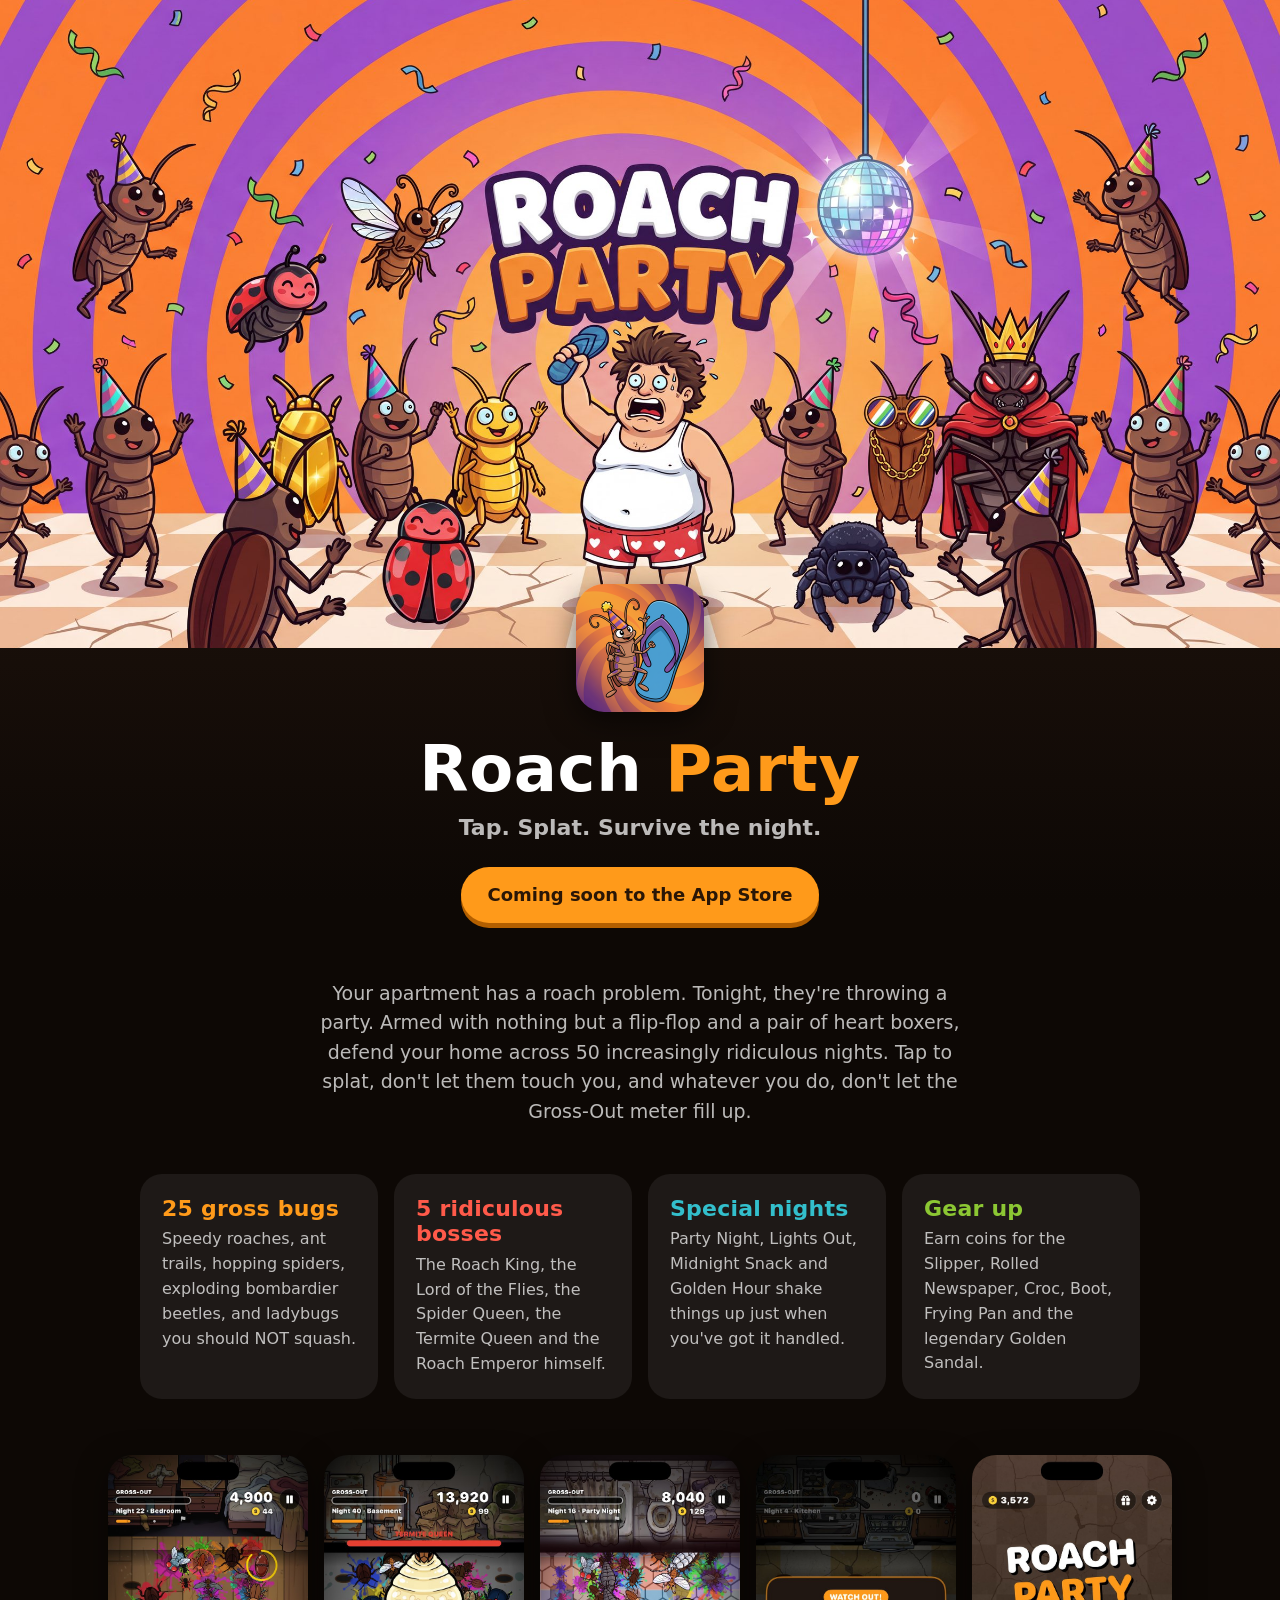
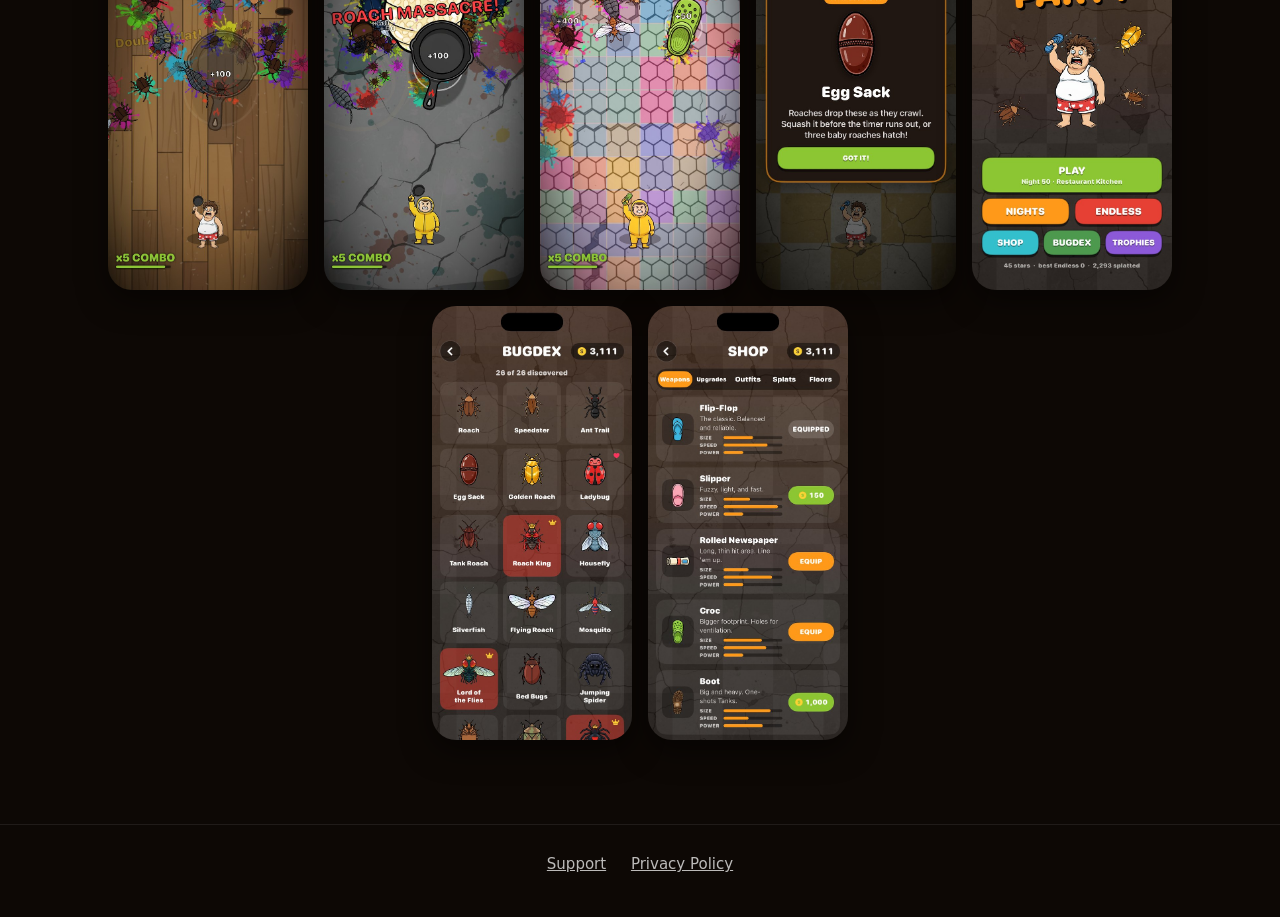
<file: index.html>
<!doctype html>
<html lang="en">
<head>
  <meta charset="utf-8">
  <meta name="viewport" content="width=device-width, initial-scale=1">
  <title>Roach Party: Tap. Splat. Survive the night.</title>
  <meta name="description" content="A ridiculous tap-to-splat game for iPhone. 50 nights, 25 gross bugs, 5 bosses, and one guy in his boxers with a flip-flop.">
  <meta property="og:title" content="Roach Party">
  <meta property="og:description" content="50 nights. 25 gross bugs. 5 ridiculous bosses. One guy in his boxers with a flip-flop.">
  <meta property="og:image" content="https://hershalb.github.io/roach-party/assets/og.jpg">
  <meta property="og:type" content="website">
  <meta name="twitter:card" content="summary_large_image">
  <meta name="theme-color" content="#331f14">
  <link rel="icon" href="assets/icon-64.png">
  <link rel="apple-touch-icon" href="assets/icon-180.png">
  <link rel="stylesheet" href="style.css">
</head>
<body>
  <header class="hero">
    <img src="assets/keyart.jpg" alt="A terrified guy in heart boxers raising a flip-flop, surrounded by partying cartoon cockroaches under a disco ball">
  </header>

  <main>
    <section class="intro wrap">
      <img class="icon" src="assets/icon-256.png" alt="Roach Party app icon">
      <h1>Roach <span>Party</span></h1>
      <p class="tagline">Tap. Splat. Survive the night.</p>
      <p class="cta">Coming soon to the App Store</p>
    </section>

    <section class="pitch wrap">
      <p>Your apartment has a roach problem. Tonight, they're throwing a party. Armed with nothing but a flip-flop and a
        pair of heart boxers, defend your home across 50 increasingly ridiculous nights. Tap to splat, don't let them
        touch you, and whatever you do, don't let the Gross-Out meter fill up.</p>
    </section>

    <section class="features wrap">
      <div class="feature">
        <h3>25 gross bugs</h3>
        <p>Speedy roaches, ant trails, hopping spiders, exploding bombardier beetles, and ladybugs you should NOT squash.</p>
      </div>
      <div class="feature">
        <h3>5 ridiculous bosses</h3>
        <p>The Roach King, the Lord of the Flies, the Spider Queen, the Termite Queen and the Roach Emperor himself.</p>
      </div>
      <div class="feature">
        <h3>Special nights</h3>
        <p>Party Night, Lights Out, Midnight Snack and Golden Hour shake things up just when you've got it handled.</p>
      </div>
      <div class="feature">
        <h3>Gear up</h3>
        <p>Earn coins for the Slipper, Rolled Newspaper, Croc, Boot, Frying Pan and the legendary Golden Sandal.</p>
      </div>
    </section>

    <section class="shots" aria-label="Screenshots">
      <img src="assets/shot-1.jpg" alt="Gameplay: splatting a swarm of bugs crawling out from under the bed, with a x5 combo and an egg sack about to hatch" loading="lazy">
      <img src="assets/shot-2.jpg" alt="Boss fight against the Termite Queen" loading="lazy">
      <img src="assets/shot-3.jpg" alt="Party Night with disco floor lights" loading="lazy">
      <img src="assets/shot-4.jpg" alt="Intro card for the Egg Sack" loading="lazy">
      <img src="assets/shot-5.jpg" alt="Home screen" loading="lazy">
      <img src="assets/shot-6.jpg" alt="The Bugdex collection of every bug you've met" loading="lazy">
      <img src="assets/shot-7.jpg" alt="The shop with weapons to unlock" loading="lazy">
    </section>
  </main>

  <footer>
    <a href="support.html">Support</a>
    <a href="privacy.html">Privacy Policy</a>
  </footer>
</body>
</html>
</file>
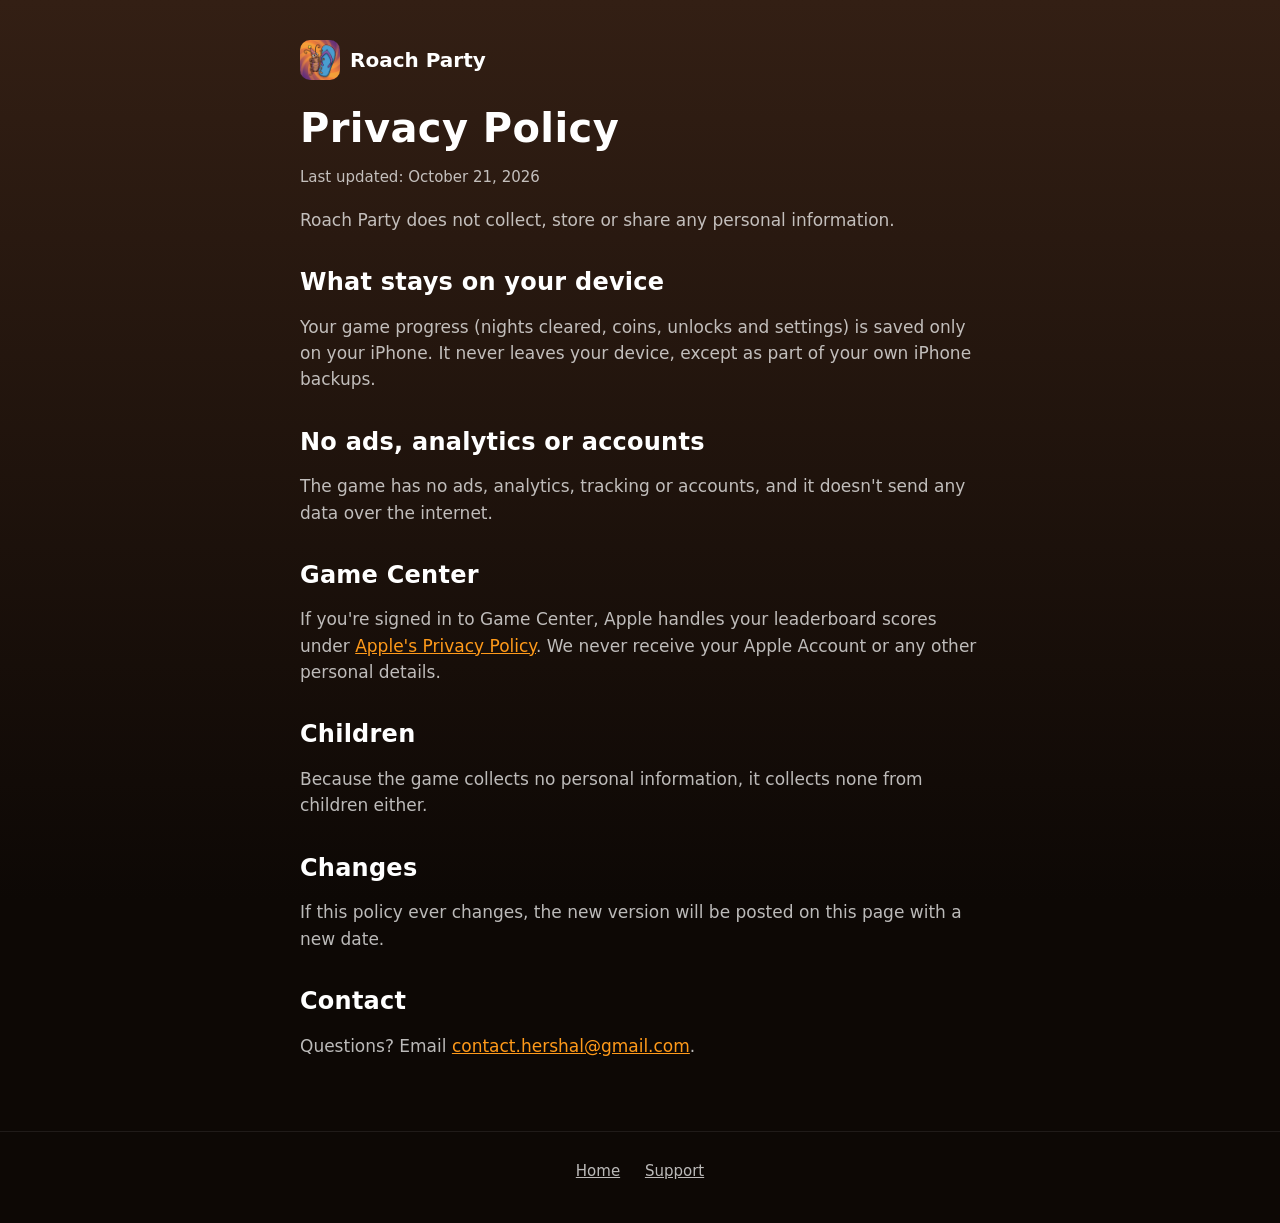
<file: privacy.html>
<!doctype html>
<html lang="en">
<head>
  <meta charset="utf-8">
  <meta name="viewport" content="width=device-width, initial-scale=1">
  <title>Privacy Policy · Roach Party</title>
  <meta name="theme-color" content="#331f14">
  <link rel="icon" href="assets/icon-64.png">
  <link rel="apple-touch-icon" href="assets/icon-180.png">
  <link rel="stylesheet" href="style.css">
</head>
<body>
  <main class="page">
    <a class="back" href="./"><img src="assets/icon-180.png" alt="">Roach Party</a>
    <h1>Privacy Policy</h1>
    <p class="updated">Last updated: October 21, 2026</p>

    <p>Roach Party does not collect, store or share any personal information.</p>

    <h2>What stays on your device</h2>
    <p>Your game progress (nights cleared, coins, unlocks and settings) is saved only on your iPhone. It never leaves
      your device, except as part of your own iPhone backups.</p>

    <h2>No ads, analytics or accounts</h2>
    <p>The game has no ads, analytics, tracking or accounts, and it doesn't send any data over the internet.</p>

    <h2>Game Center</h2>
    <p>If you're signed in to Game Center, Apple handles your leaderboard scores under
      <a href="https://www.apple.com/legal/privacy/">Apple's Privacy Policy</a>. We never receive your Apple Account
      or any other personal details.</p>

    <h2>Children</h2>
    <p>Because the game collects no personal information, it collects none from children either.</p>

    <h2>Changes</h2>
    <p>If this policy ever changes, the new version will be posted on this page with a new date.</p>

    <h2>Contact</h2>
    <p>Questions? Email <a href="mailto:contact.hershal@gmail.com">contact.hershal@gmail.com</a>.</p>
  </main>

  <footer>
    <a href="./">Home</a>
    <a href="support.html">Support</a>
  </footer>
</body>
</html>
</file>
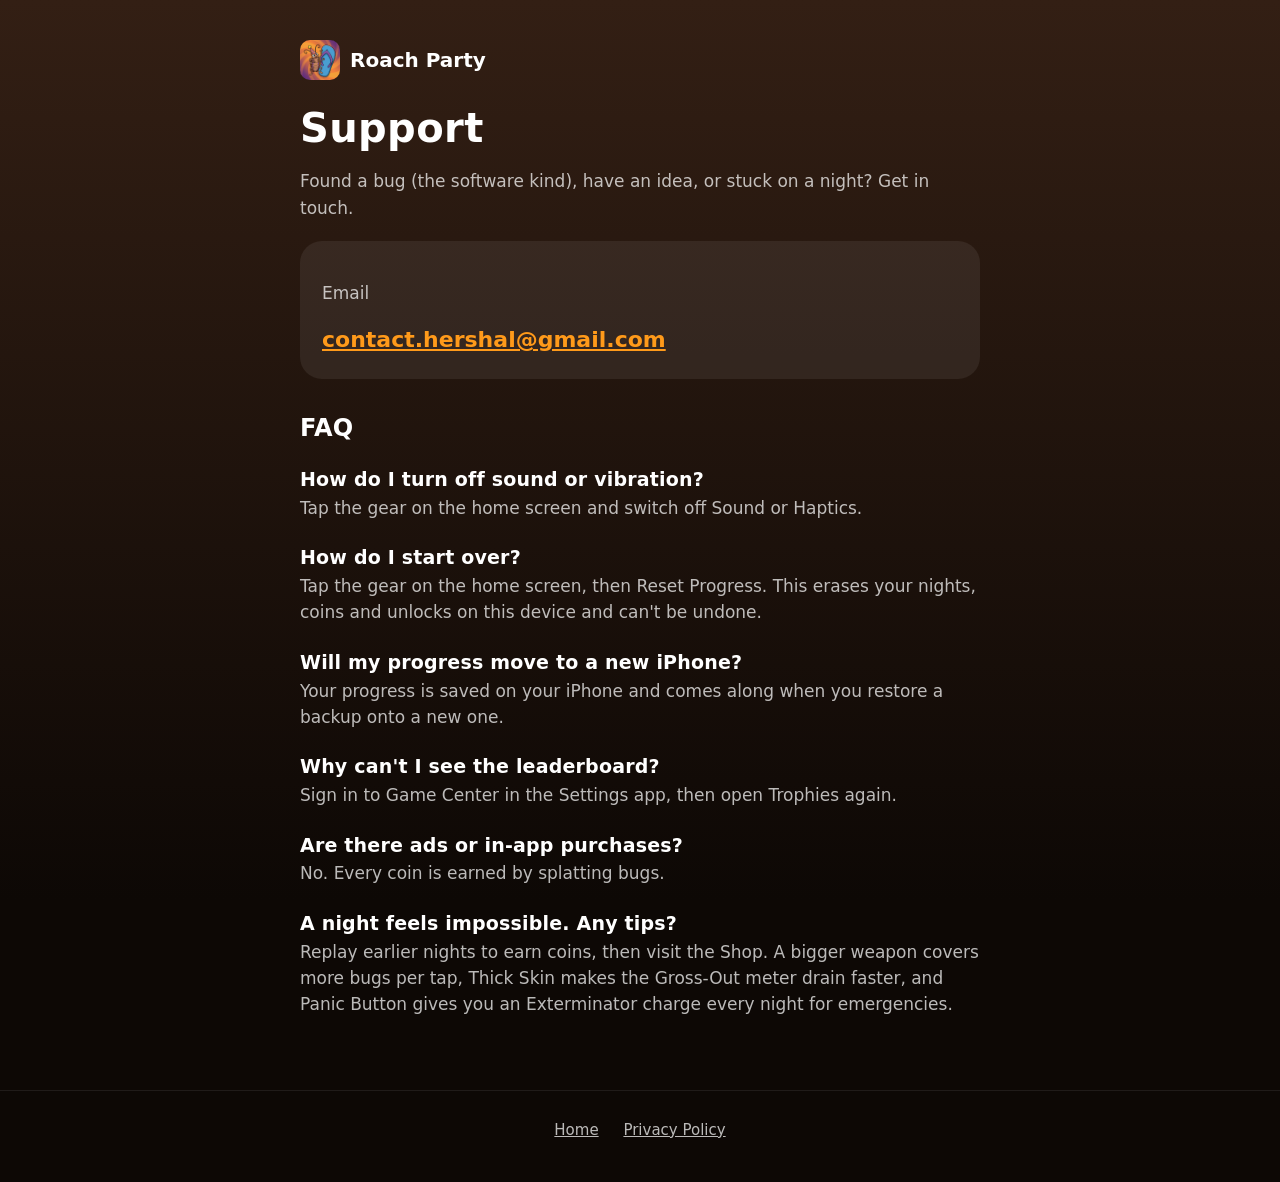
<file: support.html>
<!doctype html>
<html lang="en">
<head>
  <meta charset="utf-8">
  <meta name="viewport" content="width=device-width, initial-scale=1">
  <title>Support · Roach Party</title>
  <meta name="theme-color" content="#331f14">
  <link rel="icon" href="assets/icon-64.png">
  <link rel="apple-touch-icon" href="assets/icon-180.png">
  <link rel="stylesheet" href="style.css">
</head>
<body>
  <main class="page">
    <a class="back" href="./"><img src="assets/icon-180.png" alt="">Roach Party</a>
    <h1>Support</h1>
    <p>Found a bug (the software kind), have an idea, or stuck on a night? Get in touch.</p>

    <div class="contact">
      <p>Email</p>
      <a href="mailto:contact.hershal@gmail.com">contact.hershal@gmail.com</a>
    </div>

    <section class="faq">
      <h2>FAQ</h2>

      <h3>How do I turn off sound or vibration?</h3>
      <p>Tap the gear on the home screen and switch off Sound or Haptics.</p>

      <h3>How do I start over?</h3>
      <p>Tap the gear on the home screen, then Reset Progress. This erases your nights, coins and unlocks on this device
        and can't be undone.</p>

      <h3>Will my progress move to a new iPhone?</h3>
      <p>Your progress is saved on your iPhone and comes along when you restore a backup onto a new one.</p>

      <h3>Why can't I see the leaderboard?</h3>
      <p>Sign in to Game Center in the Settings app, then open Trophies again.</p>

      <h3>Are there ads or in-app purchases?</h3>
      <p>No. Every coin is earned by splatting bugs.</p>

      <h3>A night feels impossible. Any tips?</h3>
      <p>Replay earlier nights to earn coins, then visit the Shop. A bigger weapon covers more bugs per tap, Thick Skin
        makes the Gross-Out meter drain faster, and Panic Button gives you an Exterminator charge every night for
        emergencies.</p>
    </section>
  </main>

  <footer>
    <a href="./">Home</a>
    <a href="privacy.html">Privacy Policy</a>
  </footer>
</body>
</html>
</file>
<file: style.css>
:root {
  --bg-top: #331f14;
  --bg-bottom: #0d0805;
  --panel: #21170f;
  --card: rgba(255, 255, 255, 0.07);
  --accent: #ff9a1a;
  --teal: #33bfcc;
  --goo: #8cc733;
  --text: #fff;
  --muted: rgba(255, 255, 255, 0.72);
  --chunky: ui-rounded, "SF Pro Rounded", "Nunito", system-ui, -apple-system, "Segoe UI", Roboto, sans-serif;
}

* { box-sizing: border-box; }

html { background: var(--bg-bottom); }

body {
  margin: 0;
  min-height: 100vh;
  color: var(--text);
  font: 17px/1.55 system-ui, -apple-system, "Segoe UI", Roboto, sans-serif;
  background: linear-gradient(var(--bg-top), var(--bg-bottom) 900px);
  -webkit-font-smoothing: antialiased;
}

a { color: var(--accent); }

h1, h2, h3, .chunky {
  font-family: var(--chunky);
  font-weight: 900;
  letter-spacing: 0.01em;
  line-height: 1.15;
}

.wrap { max-width: 1040px; margin: 0 auto; padding: 0 20px; }

.hero img {
  display: block;
  width: 100%;
  max-height: 72vh;
  object-fit: cover;
  object-position: 50% 40%;
}

.intro {
  text-align: center;
  margin-top: -64px;
  position: relative;
}

.intro .icon {
  width: 128px;
  height: 128px;
  border-radius: 28px;
  box-shadow: 0 10px 30px rgba(0, 0, 0, 0.55);
}

.intro h1 { font-size: clamp(40px, 7vw, 64px); margin: 14px 0 4px; }
.intro h1 span { color: var(--accent); }
.tagline { font-family: var(--chunky); font-weight: 800; font-size: 22px; color: var(--muted); margin: 0; }

.cta {
  display: inline-block;
  margin: 22px 0 0;
  padding: 14px 26px;
  border-radius: 999px;
  background: var(--accent);
  color: #2a1606;
  font-family: var(--chunky);
  font-weight: 900;
  font-size: 18px;
  text-decoration: none;
  box-shadow: 0 5px 0 #b35f00;
}

.pitch {
  max-width: 680px;
  margin: 56px auto 0;
  font-size: 19px;
  text-align: center;
  color: var(--muted);
}

.features {
  display: grid;
  grid-template-columns: repeat(auto-fit, minmax(220px, 1fr));
  gap: 16px;
  margin-top: 48px;
}

.feature {
  background: var(--card);
  border-radius: 22px;
  padding: 22px;
}

.feature h3 { margin: 0 0 6px; font-size: 22px; }
.feature:nth-child(1) h3 { color: var(--accent); }
.feature:nth-child(2) h3 { color: #ff5a4a; }
.feature:nth-child(3) h3 { color: var(--teal); }
.feature:nth-child(4) h3 { color: var(--goo); }
.feature p { margin: 0; color: var(--muted); font-size: 16px; }

.shots {
  display: flex;
  gap: 16px;
  margin: 56px 0 0;
  padding: 0 20px 12px;
  overflow-x: auto;
  scroll-snap-type: x mandatory;
}

.shots img {
  flex: 0 0 auto;
  width: 240px;
  border-radius: 24px;
  scroll-snap-align: center;
  box-shadow: 0 10px 30px rgba(0, 0, 0, 0.5);
}

@media (min-width: 1100px) {
  .shots { justify-content: center; flex-wrap: wrap; overflow: visible; }
  .shots img { width: 200px; }
}

.page { max-width: 720px; margin: 0 auto; padding: 40px 20px 0; }
.page h1 { font-size: 40px; margin: 18px 0 8px; }
.page h2 { font-size: 24px; margin: 36px 0 8px; }
.page p, .page li { color: var(--muted); }
.page .updated { font-size: 15px; }

.back {
  display: inline-flex;
  align-items: center;
  gap: 10px;
  color: var(--text);
  text-decoration: none;
  font-family: var(--chunky);
  font-weight: 900;
  font-size: 20px;
}

.back img { width: 40px; height: 40px; border-radius: 10px; }

.contact {
  background: var(--card);
  border-radius: 22px;
  padding: 22px;
  margin-top: 20px;
}

.contact a { font-family: var(--chunky); font-weight: 900; font-size: 22px; word-break: break-all; }

.faq h3 { color: var(--text); font-size: 19px; margin: 26px 0 4px; }
.faq p { margin: 0; }

footer {
  margin-top: 72px;
  padding: 28px 20px 40px;
  text-align: center;
  color: var(--muted);
  font-size: 15px;
  border-top: 1px solid rgba(255, 255, 255, 0.08);
}

footer a { color: var(--muted); margin: 0 10px; }
</file>
